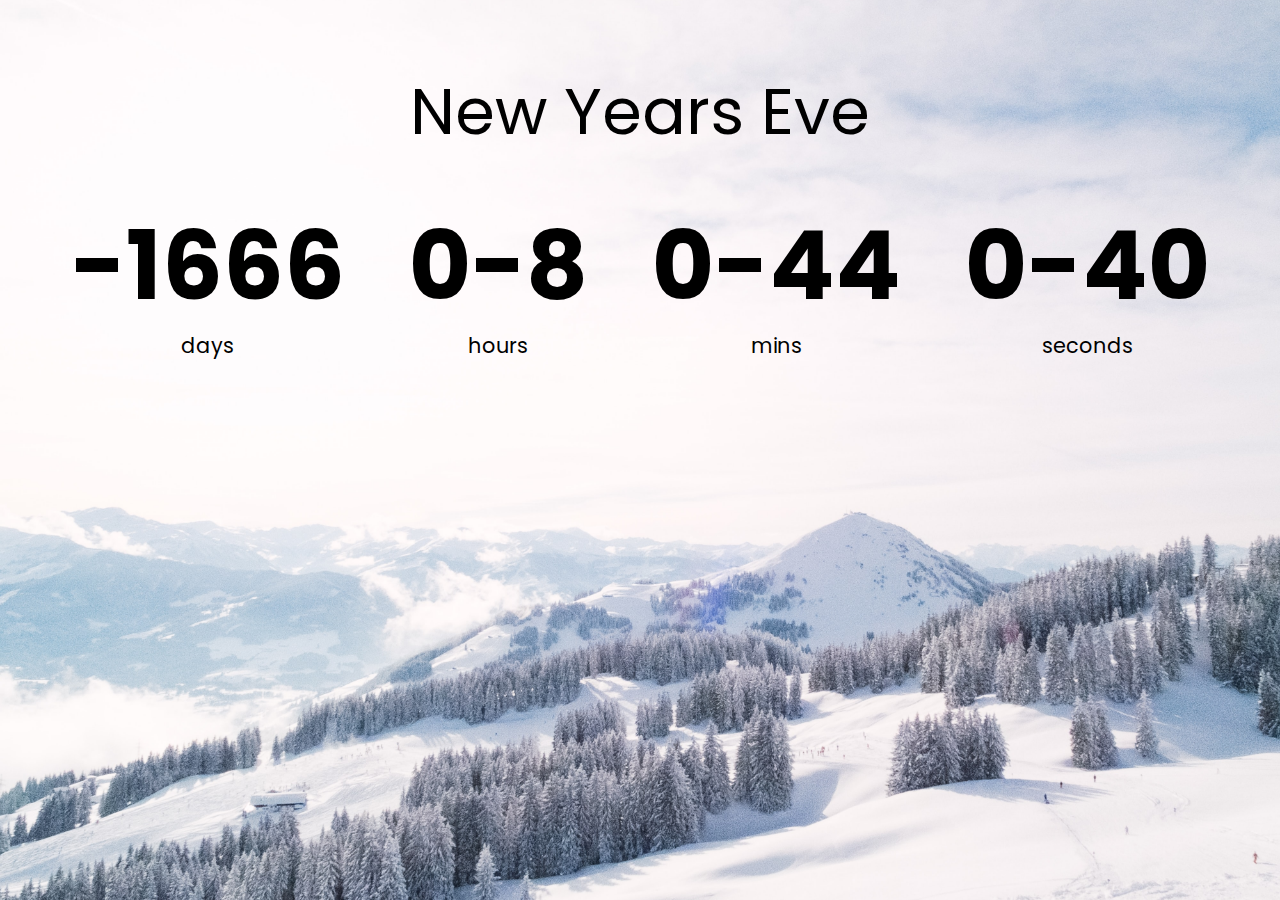
<file: countdown-timer/index.html>
<!DOCTYPE html>
<html lang="en">
<head>
    <meta charset="UTF-8">
    <meta http-equiv="X-UA-Compatible" content="IE=edge">
    <meta name="viewport" content="width=device-width, initial-scale=1.0">
    <title>Countdown timer</title>
    <link rel="stylesheet" href="./style.css">
    
</head>
<body>
    <h1>New Years Eve</h1>

    <div class="countdown-container">
        <div class="countdown-el days-c">
            <p class="big-text" id="days">0</p>
            <span>days</span>
        </div>
        <div class="countdown-el hours-c">
            <p class="big-text" id="hours">0</p>
            <span>hours</span>
        </div>
        <div class="countdown-el mins-c">
            <p class="big-text" id="mins">0</p>
            <span>mins</span>
        </div>
        <div class="countdown-el seconds-c">
            <p class="big-text" id="seconds">0</p>
            <span>seconds</span>
        </div>
    </div>

    <script src="./script.js" defer></script>
</body>
</html>
</file>
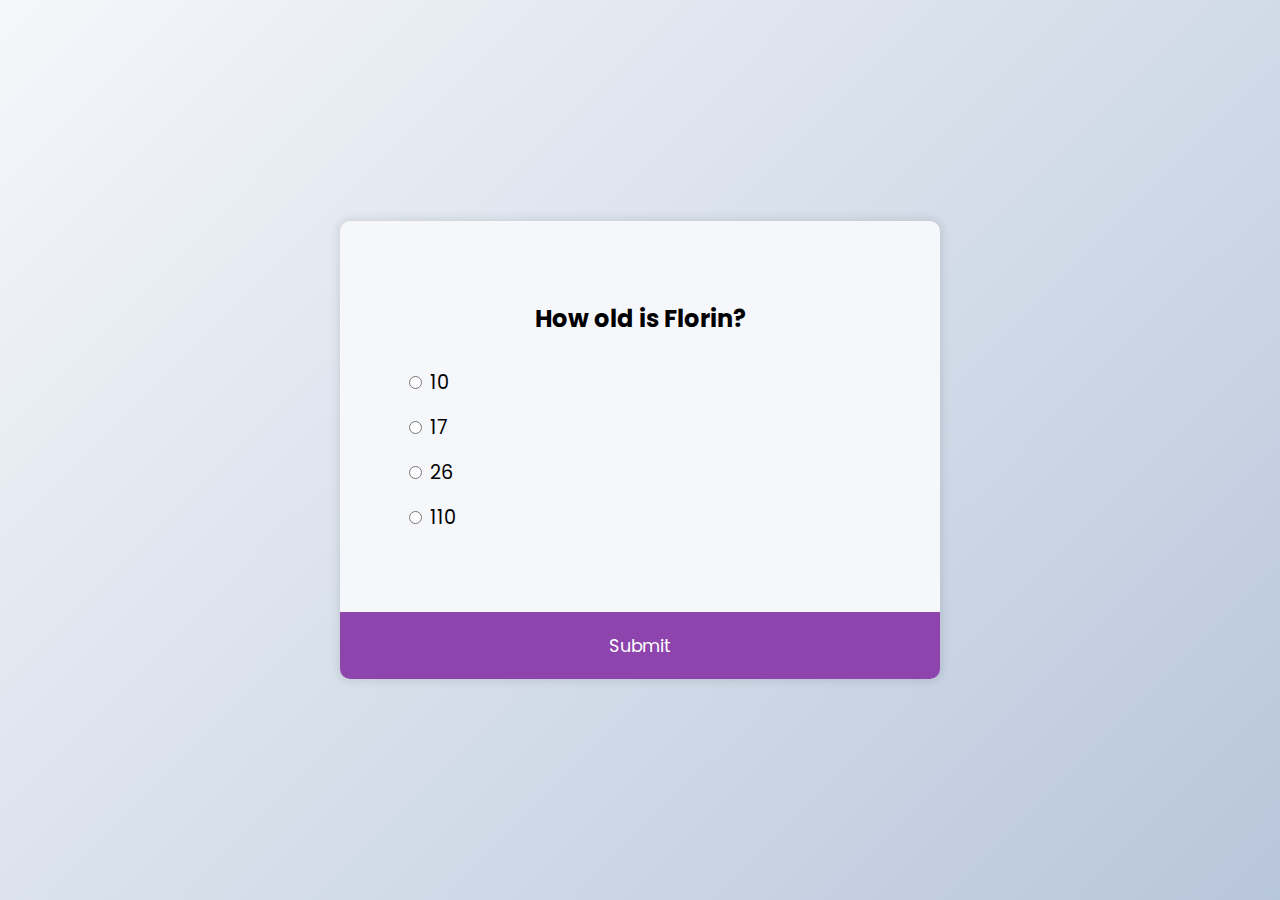
<file: quiz-app/index.html>
<!DOCTYPE html>
<html lang="en">
  <head>
    <meta charset="UTF-8" />
    <meta http-equiv="X-UA-Compatible" content="IE=edge" />
    <meta name="viewport" content="width=device-width, initial-scale=1.0" />
    <title>Quiz app</title>
    <link rel="stylesheet" href="./style.css" />
  </head>
  <body>
    <div class="quiz-container" id="quiz">
      <div class="quiz-header">
        <h2 id="question">Question text</h2>
        <ul>
          <li>
            <input type="radio" id="a" name="answer" class="answer" />
            <label id="a_text" for="a">Question</label>
          </li>
          <li>
            <input type="radio" id="b" name="answer" class="answer" />
            <label id="b_text" for="b">Question</label>
          </li>
          <li>
            <input type="radio" id="c" name="answer" class="answer" />
            <label id="c_text" for="c">Question</label>
          </li>
          <li>
            <input type="radio" id="d" name="answer" class="answer" />
            <label id="d_text" for="d">Question</label>
          </li>
        </ul>
      </div>

      <button id="submit">Submit</button>
    </div>

    <script src="./script.js" defer></script>
  </body>
</html>
</file>
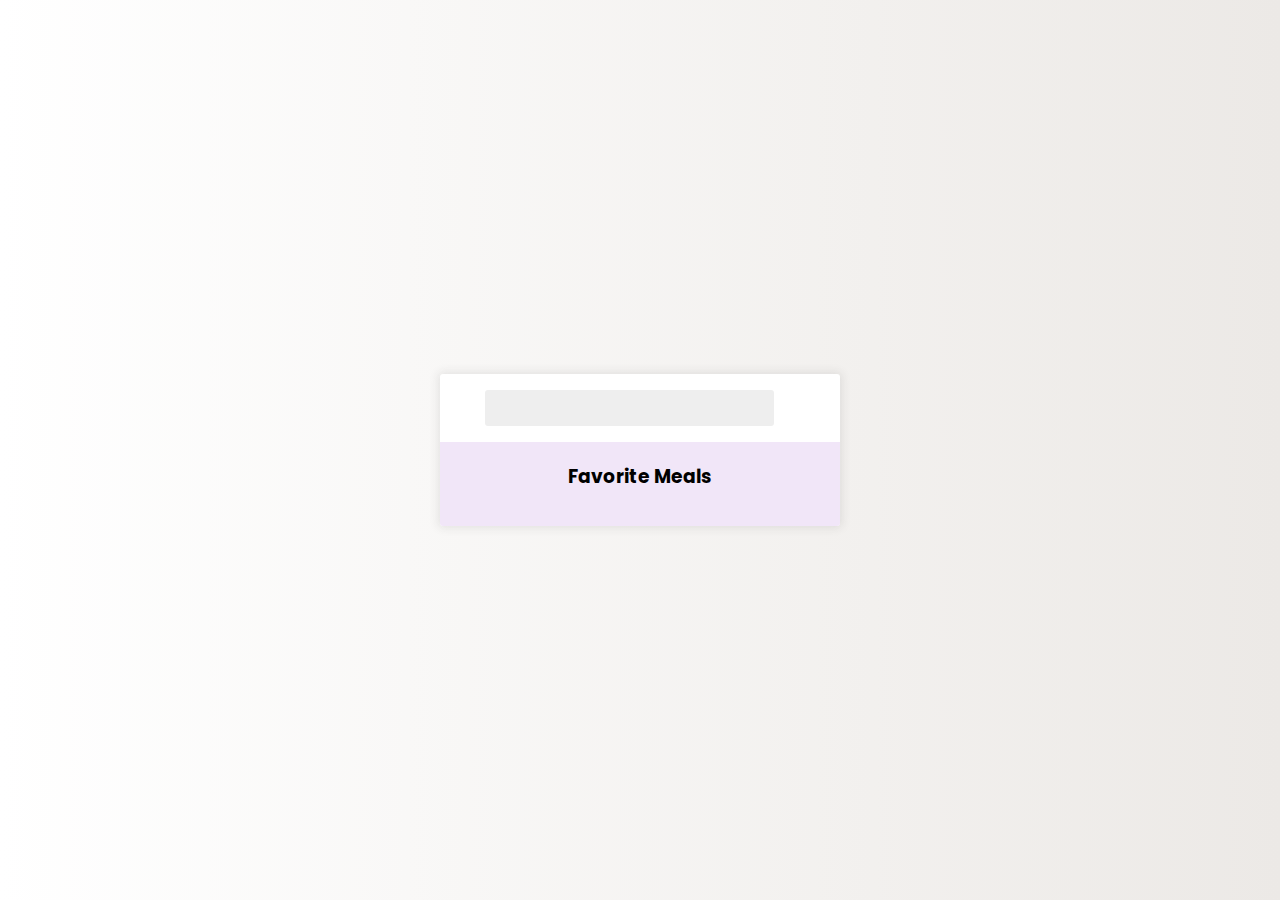
<file: recipe-app/index.html>
<!DOCTYPE html>
<html lang="en">
  <head>
    <meta charset="UTF-8" />
    <meta http-equiv="X-UA-Compatible" content="IE=edge" />
    <meta name="viewport" content="width=device-width, initial-scale=1.0" />
    <title>Recipes app</title>
    <link
      rel="stylesheet"
      href="https://cdnjs.cloudflare.com/ajax/libs/font-awesome/5.15.3/css/all.min.css"
      integrity="sha512-iBBXm8fW90+nuLcSKlbmrPcLa0OT92xO1BIsZ+ywDWZCvqsWgccV3gFoRBv0z+8dLJgyAHIhR35VZc2oM/gI1w=="
      crossorigin="anonymous"
      referrerpolicy="no-referrer"
    />
    <link rel="stylesheet" href="./style.css" />
  </head>
  <body>
    <div class="mobile-container">
      <header>
        <input type="text" id="search-term" />
        <button id="search"><i class="fas fa-search"></i></button>
      </header>
      <div class="fav-container">
        <h3>Favorite Meals</h3>
        <ul class="fav-meals" id="fav-meals"></ul>
      </div>
      <div class="meals" id="meals"></div>
    </div>

    <div class="popup-container hidden" id="meal-popup">
      <div class="popup">
        <button id="close-popup" class="close-popup">
          <i class="fas fa-times"></i>
        </button>

        <div class="meal-info" id="meal-info"></div>
      </div>
    </div>

    <script src="./script.js" defer></script>
  </body>
</html>
</file>
<file: countdown-timer/style.css>
@import url('https://fonts.googleapis.com/css2?family=Poppins:wght@200;400;600&display=swap');

* {
    box-sizing: border-box;
}

body {
    background-image: url('./timer-body-winter-bg.jpg');
    background-size: cover;
    background-position: center center;
    min-height: 100vh;

    display: flex;
    flex-direction: column;
    align-items: center;

    font-family: 'Poppins', sans-serif;
    margin: 0;
}


h1 {
    font-weight: normal;
    font-size: 4rem;
    margin-top: 4rem;
}

.countdown-container {
    display: flex;
    flex-wrap: wrap;
    justify-content: center;
}

.big-text {
    font-weight: bold;
    font-size: 6rem;
    line-height: 1;
    margin: 1rem 2rem;
}

.countdown-el {
  text-align: center;
}

.countdown-el span {
    font-size: 1.3rem;
}
</file>
<file: quiz-app/style.css>
@import url("https://fonts.googleapis.com/css2?family=Poppins:wght@200;400;600&display=swap");

* {
  box-sizing: border-box;
}

body {
  background-color: #b8c6db;
  background-image: linear-gradient(315deg, #b8c6db 0%, #f5f7fa 100%);
  font-family: "Poppins", sans-serif;
  margin: 0;
  min-height: 100vh;

  display: flex;
  align-items: center;
  justify-content: center;
}

.quiz-container {
  background-color: #f5f7fa;
  box-shadow: 0 0 10px 2px rgba(0, 0, 0, 0.1);
  overflow: hidden;
  width: 600px;
  max-width: 100%;
  border-radius: 10px;
}

.quiz-header {
  padding: 4rem;
}

h2 {
  padding: 1rem;
  text-align: center;
  margin: 0;
}

ul {
  list-style: none;
  padding: 0;
}

ul li {
  font-size: 1.2rem;
  margin: 1rem 0;
}

ul li label {
  cursor: pointer;
}

button {
  background-color: #8e44ad;
  border: none;
  color: #fff;
  cursor: pointer;
  display: block;
  font-family: inherit;
  font-size: 1.1rem;
  width: 100%;
  padding: 1.3rem;
}

button:hover {
  background-color: #782999;
}

button:focus {
  background-color: #782999;
  outline: none;
}
</file>
<file: recipe-app/style.css>
@import url("https://fonts.googleapis.com/css2?family=Poppins:wght@200;400;600&display=swap");

* {
  box-sizing: border-box;
}

body {
  background: #ece9e6;
  background: -webkit-linear-gradient(to right, #ffffff, #ece9e6);
  background: linear-gradient(to right, #ffffff, #ece9e6);
  display: flex;
  align-items: center;
  justify-content: center;
  font-family: "Poppins", sans-serif;
  margin: 0;
  min-height: 100vh;
  overflow: auto;
}

img {
  max-width: 100%;
}

button {
  cursor: pointer;
}

.mobile-container {
  overflow: hidden;
  width: 400px;
  background-color: #ffffff;
  border-radius: 3px;
  box-shadow: 0 0 10px 2px #3333331a;
}

header {
  display: flex;
  align-items: center;
  justify-content: center;
  padding: 1rem;
}

header input {
  background-color: #eee;
  border: none;
  border-radius: 3px;
  padding: 0.5rem 1rem;
  font-family: inherit;
}

header button {
  background-color: transparent;
  border: none;
  color: rgb(221, 167, 232);
  font-size: 1.5rem;
  margin-left: 10px;
}

.fav-container {
  background-color: rgb(241, 230, 248);
  text-align: center;
  padding: 1px;
}

.fav-meals {
  list-style-type: none;
  display: flex;
  flex-wrap: wrap;
  justify-content: center;
  padding: 0;
}

.fav-meals li {
  cursor: pointer;
  position: relative;
  margin: 5px;
  width: 75px;
}

.fav-meals li .clear {
  background-color: transparent;
  opacity: 0;
  border: none;
  cursor: pointer;
  position: absolute;
  top: -0.5rem;
  right: -0.5rem;
  font-size: 1.2rem;
}

.fav-meals li:hover .clear {
  opacity: 1;
}

.fav-meals li img {
  border: 2px solid #ffffff;
  box-shadow: 0 0 10px 2px #3333331a;
  object-fit: cover;
  width: 70px;
  height: 70px;
  border-radius: 50%;
}

.fav-meals li span {
  display: inline-block;
  font-size: 0.9rem;
  white-space: nowrap;
  overflow: hidden;
  text-overflow: ellipsis;
  width: 75px;
}

.meal {
  border-radius: 3px;
  margin: 1.5rem;
  box-shadow: 0 0 10px 2px #3333331a;
  cursor: pointer;
}

.meal-header {
  position: relative;
}

.meal-header .random {
  position: absolute;
  top: 10px;
  background-color: #ffffff;
  padding: 0.25rem 1rem;
  border-top-right-radius: 3px;
  border-bottom-right-radius: 3px;
}

.meal-header img {
  object-fit: cover;
  height: 250px;
  width: 100%;
}

.meal-body {
  display: flex;
  align-items: center;
  justify-content: space-between;
  padding: 1rem;
}

.meal-body h4 {
  margin: 0;
}

.meal-body .fav-btn {
  border: none;
  background-color: transparent;
  color: #aaa;
  font-size: 1.2rem;
}

.meal-body .fav-btn.active {
  color: rgb(91, 40, 143);
}

.popup-container {
  display: flex;
  align-items: center;
  justify-content: center;
  position: fixed;
  left: 0;
  top: 0;
  right: 0;
  bottom: 0;
  background-color: rgb(0, 0, 0, 0.5);
}

.popup-container.hidden {
  opacity: 0;
  pointer-events: none;
}

.popup {
  position: relative;
  background-color: #ffffff;
  border-radius: 5px;
  padding: 0 2rem;
  max-height: 100vh;
  max-width: 800px;
  width: 100%;
  overflow: auto;
}

.popup h1 {
  text-align: center;
}

.popup .close-popup {
  cursor: pointer;
  background-color: transparent;
  border: none;
  font-size: 1.5rem;
  position: absolute;
  top: 1rem;
  right: 1rem;
}
</file>
